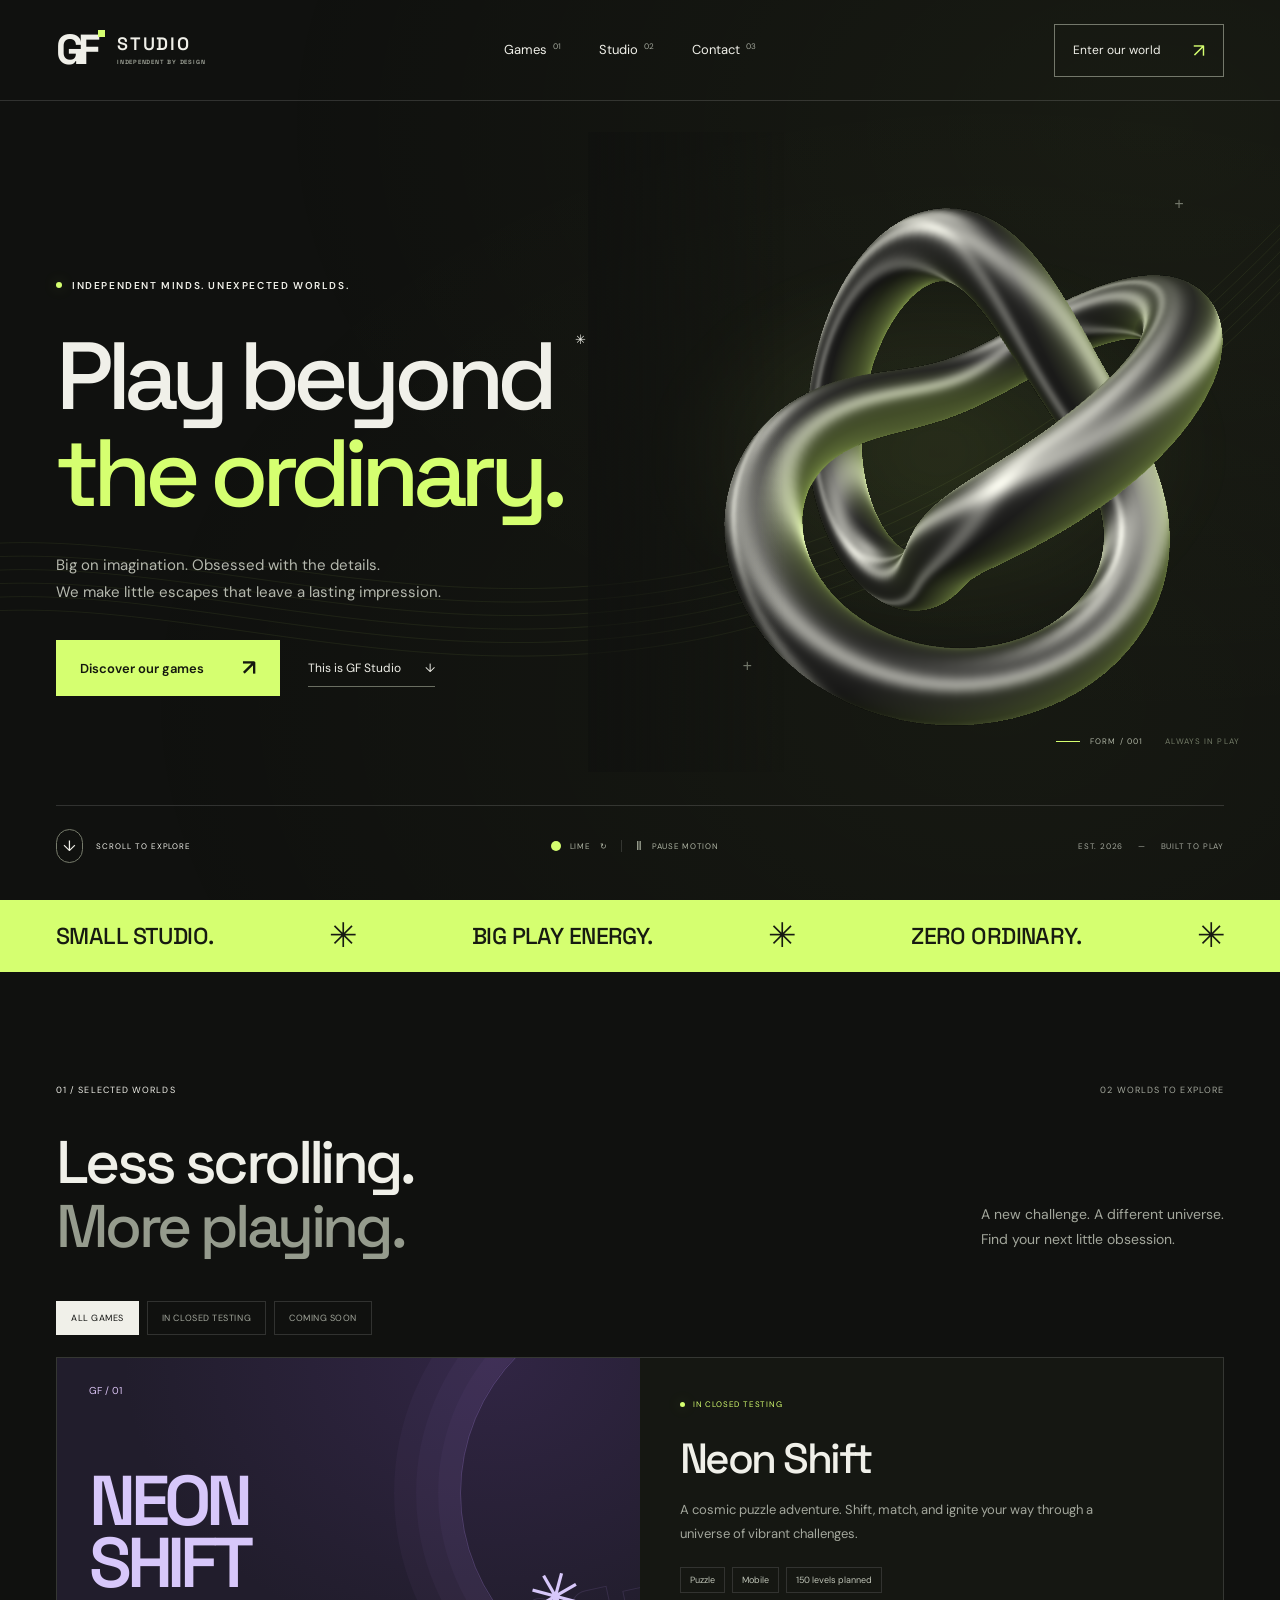
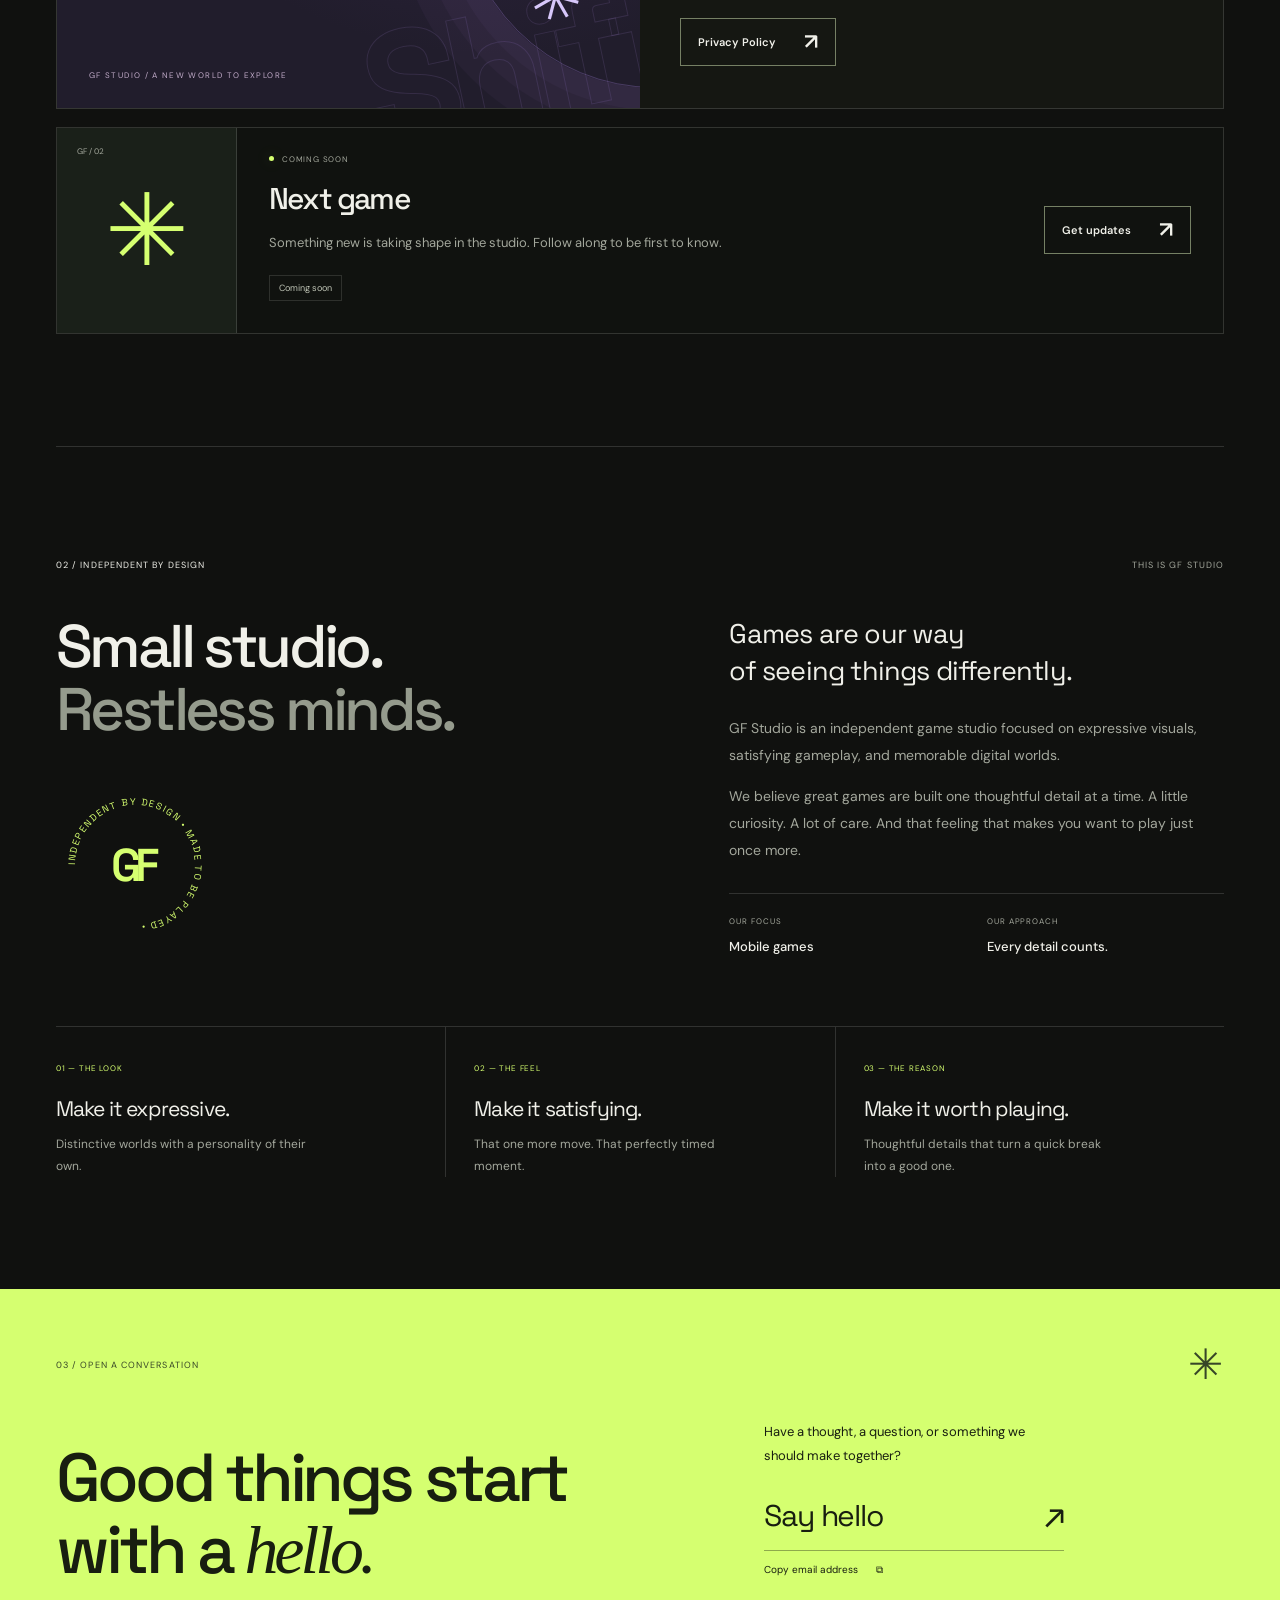
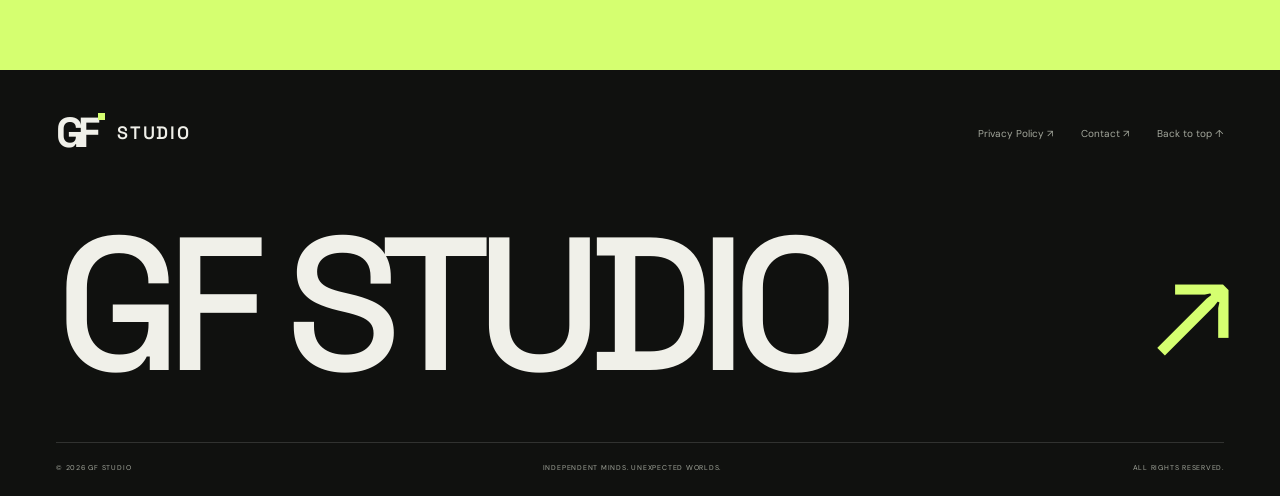
<file: index.html>
<!doctype html>
<html lang="en">
<head>
<meta charset="utf-8">
<meta name="viewport" content="width=device-width,initial-scale=1">
<title>GF Studio — Play beyond the ordinary</title>
<meta name="description" content="Independent minds. Unexpected worlds. Discover Neon Shift and what comes next at GF Studio, an independent game studio.">
<meta name="theme-color" content="#10110f">
<link rel="canonical" href="https://gfgames6.github.io/">
<link rel="icon" href="favicon.svg" type="image/svg+xml">
<meta property="og:type" content="website">
<meta property="og:site_name" content="GF Studio">
<meta property="og:title" content="GF Studio — Play beyond the ordinary">
<meta property="og:description" content="Independent minds. Unexpected worlds. Explore our games.">
<meta property="og:url" content="https://gfgames6.github.io/">
<meta property="og:image" content="https://gfgames6.github.io/og-image.png">
<meta property="og:image:width" content="1200">
<meta property="og:image:height" content="630">
<meta name="twitter:card" content="summary_large_image">
<script type="application/ld+json">{"@context":"https://schema.org","@type":"Organization","name":"GF Studio","url":"https://gfgames6.github.io/","logo":"https://gfgames6.github.io/og-image.png","foundingDate":"2026"}</script>
<link rel="preconnect" href="https://fonts.googleapis.com">
<link rel="preconnect" href="https://fonts.gstatic.com" crossorigin>
<link rel="stylesheet" href="https://fonts.googleapis.com/css2?family=DM+Sans:wght@400;500;600;700&family=Space+Grotesk:wght@400;500;600;700&display=swap">
<link rel="stylesheet" href="styles.css">
<script src="games.js" defer></script>
<script src="script.js" defer></script>
<script src="sculpture.js" defer></script>
</head>
<body data-palette="lime">
<a class="skip" href="#main">Skip to content</a>
<div class="atmosphere" aria-hidden="true"><div class="atmosphere-light"></div><svg viewBox="0 0 1600 1000" preserveAspectRatio="xMidYMid slice"><g fill="none" stroke="currentColor" stroke-width=".6"><path d="M-300 800C200 200 800 1300 1800-100"/><path d="M-300 815C200 215 800 1315 1800-85"/><path d="M-300 830C200 230 800 1330 1800-70"/><path d="M-300 845C200 245 800 1345 1800-55"/><path d="M-300 860C200 260 800 1360 1800-40"/><path d="M-300 875C200 275 800 1375 1800-25"/></g></svg></div>
<div class="progress" aria-hidden="true"></div>
<header class="site-header">
  <div class="topbar wrap">
    <a class="brand" href="#home" aria-label="GF Studio home"><span class="brand-mark">GF<span class="brand-square"></span></span><span class="brand-name">STUDIO<span>INDEPENDENT BY DESIGN</span></span></a>
    <nav id="nav" aria-label="Main navigation"><a href="#games">Games <span>01</span></a><a href="#about">Studio <span>02</span></a><a href="#contact">Contact <span>03</span></a></nav>
    <a class="nav-cta" href="#games">Enter our world <span aria-hidden="true">↗</span></a>
    <button class="menu-toggle" type="button" aria-expanded="false" aria-controls="nav" aria-label="Open menu"><i></i><i></i></button>
  </div>
</header>
<main id="main">
<section class="hero wrap" id="home">
  <div class="hero-copy">
    <div class="eyebrow" data-reveal><span class="live-dot"></span> INDEPENDENT MINDS. UNEXPECTED WORLDS.</div>
    <h1 data-reveal>Play beyond<br><em>the ordinary.</em><span class="title-period" aria-hidden="true">✳</span></h1>
    <p class="intro" data-reveal>Big on imagination. Obsessed with the details.<br>We make little escapes that leave a lasting impression.</p>
    <div class="hero-actions" data-reveal><a class="btn primary" href="#games">Discover our games <span aria-hidden="true">↗</span></a><a class="text-link" href="#about">This is GF Studio <span aria-hidden="true">↓</span></a></div>
  </div>
  <div class="hero-visual" aria-hidden="true">
    <div class="sculpture-halo"></div>
    <svg class="sculpture-fallback" viewBox="0 0 600 600"><defs><linearGradient id="metal" x1="0" y1="0" x2="1" y2="1"><stop stop-color="#e7ebd7"/><stop offset=".24" stop-color="#464a40"/><stop offset=".48" stop-color="#b6d97a"/><stop offset=".68" stop-color="#272d24"/><stop offset="1" stop-color="#defda7"/></linearGradient></defs><g fill="none" stroke="url(#metal)" stroke-width="44"><ellipse cx="300" cy="300" rx="195" ry="100" transform="rotate(-40 300 300)"/><ellipse cx="300" cy="300" rx="195" ry="100" transform="rotate(55 300 300)"/></g></svg>
    <canvas id="sculpture"></canvas><div class="visual-cross cross-top">+</div><div class="visual-cross cross-bottom">+</div>
    <div class="object-caption"><span class="caption-line"></span> FORM / 001 <span>ALWAYS IN PLAY</span></div>
  </div>
  <div class="hero-bottom">
    <a class="scroll-cue" href="#games"><span class="scroll-icon" aria-hidden="true">↓</span> SCROLL TO EXPLORE</a>
    <div class="scene-controls" aria-label="Background controls"><button id="palette-toggle" type="button" aria-label="Change atmosphere. Current: Lime"><span class="palette-swatch" aria-hidden="true"></span><span id="palette-label">LIME</span><span aria-hidden="true">↻</span></button><span class="control-divider"></span><button id="motion-toggle" type="button" aria-pressed="false" aria-label="Pause background animation"><span id="motion-icon" aria-hidden="true">Ⅱ</span><span id="motion-label">PAUSE MOTION</span></button></div>
    <span class="hero-edition">EST. 2026 <span>—</span> BUILT TO PLAY</span>
  </div>
</section>
<div class="studio-strip"><div class="wrap"><span>SMALL STUDIO.</span><span class="strip-star" aria-hidden="true">✳</span><span>BIG PLAY ENERGY.</span><span class="strip-star" aria-hidden="true">✳</span><span>ZERO ORDINARY.</span><span class="strip-star" aria-hidden="true">✳</span></div></div>
<section class="games section wrap" id="games">
  <div class="section-label" data-reveal><span>01 / SELECTED WORLDS</span><span id="catalog-count" aria-live="polite">THE GAME COLLECTION</span></div>
  <div class="section-head"><h2 data-reveal>Less scrolling.<br><em>More playing.</em></h2><p data-reveal>A new challenge. A different universe.<br>Find your next little obsession.</p></div>
  <div class="filters" id="filters" role="group" aria-label="Filter games by status"></div>
  <div class="game-grid" id="game-grid"></div>
  <p class="catalog-empty" id="catalog-empty" hidden>No games in this category yet.</p>
  <noscript><div class="noscript-games"><h3>Neon Shift · In closed testing</h3><p>A cosmic puzzle adventure. Shift, match, and ignite your way through a universe of vibrant challenges.</p><a href="https://gfgames6.github.io/-neon-shift-privacy/">Neon Shift privacy policy ↗</a><h3>Next game · Coming soon</h3><p>Something new is taking shape in the studio.</p></div></noscript>
</section>
<section class="about section wrap" id="about">
  <div class="section-label" data-reveal><span>02 / INDEPENDENT BY DESIGN</span><span>THIS IS GF STUDIO</span></div>
  <div class="about-layout"><div class="about-heading"><h2 data-reveal>Small studio.<br><em>Restless minds.</em></h2><div class="studio-seal" aria-hidden="true"><span>GF</span><svg viewBox="0 0 200 200"><defs><path id="seal-circle" d="M100,100m-76,0a76,76 0 1,1 152,0a76,76 0 1,1 -152,0"/></defs><text><textPath href="#seal-circle">INDEPENDENT BY DESIGN • MADE TO BE PLAYED • </textPath></text></svg></div></div>
  <div class="about-copy" data-reveal><p class="lead">Games are our way<br>of seeing things differently.</p><p>GF Studio is an independent game studio focused on expressive visuals, satisfying gameplay, and memorable digital worlds.</p><p>We believe great games are built one thoughtful detail at a time. A little curiosity. A lot of care. And that feeling that makes you want to play just once more.</p><div class="studio-details"><div><span>OUR FOCUS</span><strong>Mobile games</strong></div><div><span>OUR APPROACH</span><strong>Every detail counts.</strong></div></div></div></div>
  <div class="principles"><article data-reveal><span>01 — THE LOOK</span><h3>Make it expressive.</h3><p>Distinctive worlds with a personality of their own.</p></article><article data-reveal><span>02 — THE FEEL</span><h3>Make it satisfying.</h3><p>That one more move. That perfectly timed moment.</p></article><article data-reveal><span>03 — THE REASON</span><h3>Make it worth playing.</h3><p>Thoughtful details that turn a quick break into a good one.</p></article></div>
</section>
<section class="contact" id="contact"><div class="wrap">
  <div class="section-label" data-reveal><span>03 / OPEN A CONVERSATION</span><span class="contact-star" aria-hidden="true">✳</span></div>
  <div class="contact-layout"><h2 data-reveal>Good things start<br>with a <em>hello.</em></h2><div class="contact-copy" data-reveal><p>Have a thought, a question, or something we should make together?</p><a class="contact-email" id="contact-link" href="mailto:gurzauflorin50@gmail.com">Say hello <span aria-hidden="true">↗</span></a><button id="copy-mail" class="copy-mail" type="button">Copy email address <span aria-hidden="true">⧉</span></button><p class="toast" id="toast" role="status" aria-live="polite"></p></div></div>
</div></section>
</main>
<footer class="wrap"><div class="footer-top"><a class="brand" href="#home" aria-label="GF Studio home"><span class="brand-mark">GF<span class="brand-square"></span></span><span class="brand-name">STUDIO</span></a><div><a href="https://gfgames6.github.io/-neon-shift-privacy/">Privacy Policy ↗</a><a href="#contact">Contact ↗</a><a href="#home">Back to top ↑</a></div></div><div class="footer-wordmark" aria-hidden="true">GF STUDIO<span>↗</span></div><div class="footer-bottom"><span>© <span id="year">2026</span> GF STUDIO</span><span>INDEPENDENT MINDS. UNEXPECTED WORLDS.</span><span>ALL RIGHTS RESERVED.</span></div></footer>
</body>
</html>
</file>
<file: styles.css>
/* GF Studio / Beyond — buildless, responsive, no framework */
:root{--bg:#10110f;--surface:#181a17;--text:#f0f0e9;--muted:#a3a79c;--accent:#d5ff70;--accent-rgb:213,255,112;--line:#ffffff24;--font:'Space Grotesk','Arial',sans-serif;--body:'DM Sans','Arial',sans-serif}
*{box-sizing:border-box}html{scroll-behavior:smooth;scroll-padding-top:105px}body{margin:0;background:var(--bg);color:var(--text);font-family:var(--body);-webkit-font-smoothing:antialiased;overflow-x:clip}body[data-palette="lilac"]{--accent:#c6adff;--accent-rgb:198,173,255}body[data-palette="ice"]{--accent:#92e8ee;--accent-rgb:146,232,238}a{color:inherit;text-decoration:none}button{font:inherit;color:inherit;cursor:pointer}button,a{-webkit-tap-highlight-color:transparent}button:disabled{cursor:default}button{border-radius:0}::selection{background:var(--accent);color:var(--bg)}:focus-visible{outline:2px solid var(--accent);outline-offset:6px}.contact :focus-visible{outline-color:var(--bg)}[hidden]{display:none!important}.wrap{width:min(1320px,calc(100% - 112px));margin-inline:auto}.skip{position:fixed;z-index:100;top:12px;left:16px;padding:15px;background:var(--accent);color:var(--bg);transform:translateY(-150%)}.skip:focus{transform:none}.atmosphere{position:fixed;inset:0;z-index:-1;pointer-events:none;overflow:hidden;background:radial-gradient(ellipse at 90% 14%,rgba(var(--accent-rgb),.045),transparent 55%)}.atmosphere svg{position:absolute;width:100%;height:100%;color:var(--accent);opacity:.12;animation:drift 24s ease-in-out infinite alternate}.atmosphere-light{position:absolute;inset:-20%;background:radial-gradient(ellipse at 70% 70%,rgba(var(--accent-rgb),.035),transparent 50%);animation:drift 18s ease-in-out infinite alternate-reverse}.progress{position:fixed;top:0;left:0;z-index:60;width:100%;height:2px;background:var(--accent);transform:scaleX(0);transform-origin:left}
/* Navigation */
.site-header{position:fixed;inset:0 0 auto;z-index:30;border-bottom:1px solid var(--line)}.site-header.scrolled{background:#10110fee;backdrop-filter:blur(18px)}.site-header.scrolled .topbar{height:78px}.topbar{transition:height .25s;height:100px;display:flex;align-items:center;justify-content:space-between;gap:32px}.brand{display:inline-flex;gap:15px;align-items:center;flex-shrink:0}.brand-mark{font-family:var(--font);font-size:42px;font-weight:700;line-height:1;letter-spacing:-6px;position:relative;padding-right:8px}.brand-square{position:absolute;right:-3px;top:1px;width:7px;height:7px;background:var(--accent)}.brand-name{font-family:var(--font);font-size:18px;letter-spacing:.1em;line-height:1.15;font-weight:600}.brand-name>span{display:block;font-size:6px;letter-spacing:.13em;margin-top:5px;color:var(--muted)}nav{display:flex;gap:38px}nav a{font-size:13px;position:relative;padding:12px 0}nav a span{font-size:8px;vertical-align:super;margin-left:3px;color:var(--muted)}nav a:after{position:absolute;content:'';bottom:4px;left:0;width:100%;height:1px;background:var(--accent);transform:scaleX(0);transform-origin:left;transition:transform .25s}nav a:hover:after,nav a.active:after{transform:scaleX(1)}.nav-cta{display:flex;gap:32px;align-items:center;border:1px solid #74786b;padding:13px 18px;font-size:12px;transition:background .2s,color .2s}.nav-cta span{font-size:19px;color:var(--accent)}.nav-cta:hover{background:var(--accent);color:var(--bg)}.nav-cta:hover span{color:inherit}.menu-toggle{display:none;background:none;border:1px solid var(--line);width:44px;height:44px;position:relative}.menu-toggle i{position:absolute;width:18px;height:1px;background:var(--text);left:12px;top:17px;transition:transform .2s}.menu-toggle i+i{top:24px}.menu-toggle[aria-expanded="true"] i:first-child{transform:translateY(3.5px) rotate(45deg)}.menu-toggle[aria-expanded="true"] i:last-child{transform:translateY(-3.5px) rotate(-45deg)}
/* Intro / kinetic sculpture */
.hero{position:relative;min-height:850px;height:min(960px,100svh);padding-top:205px;display:flex;flex-direction:column;justify-content:center}.hero-copy{position:relative;z-index:2;pointer-events:none;padding-bottom:130px}.hero-copy a{pointer-events:auto}.eyebrow{font:10px var(--body);font-weight:600;letter-spacing:.16em;display:flex;align-items:center;gap:10px;margin-bottom:36px}.live-dot{width:6px;height:6px;border-radius:100%;background:var(--accent);display:inline-block;box-shadow:0 0 14px rgba(var(--accent-rgb),.25);flex-shrink:0}h1,h2,h3,p{margin:0}h1{font-family:var(--font);font-size:clamp(76px,7.45vw,116px);font-weight:500;line-height:1.02;letter-spacing:-.075em;position:relative;width:max-content;max-width:100%}h1 em{font-style:normal;color:var(--accent)}.title-period{font-size:13px;position:absolute;top:5px;right:-25px;font-weight:400;letter-spacing:0}.intro{font-size:15px;line-height:1.8;color:#b5b8ae;margin-top:30px}.hero-actions{display:flex;align-items:center;gap:28px;margin-top:34px}.btn{min-height:54px;display:inline-flex;align-items:center;justify-content:space-between;gap:38px;font-size:13px;font-weight:600;padding:16px 23px;border:1px solid transparent;transition:background .2s,transform .2s,color .2s}.btn.primary{background:var(--accent);color:#14180e}.btn span{font-size:22px;line-height:1;transition:transform .2s}.btn:hover span{transform:translate(3px,-3px)}.btn:hover{transform:translateY(-2px)}.btn.ghost{border-color:var(--line);color:var(--text)}.btn.ghost:hover{border-color:var(--accent)}.text-link{font-size:12px;border-bottom:1px solid #6a6e62;padding:10px 0;display:inline-flex;gap:24px;align-items:center}.text-link:hover{color:var(--accent)}.hero-visual{position:absolute;right:-65px;top:132px;bottom:128px;width:60%;pointer-events:none;isolation:isolate}.hero-visual:after{content:'';position:absolute;inset:0;background:linear-gradient(90deg,var(--bg),transparent 28%);z-index:1;opacity:.7}.sculpture-halo{position:absolute;inset:16% 5%;background:radial-gradient(ellipse,rgba(var(--accent-rgb),.09),transparent 64%);filter:blur(20px)}#sculpture,.sculpture-fallback{position:absolute;width:100%;height:100%;inset:0}.hero-visual.is-rendered .sculpture-fallback{display:none}.visual-cross{position:absolute;z-index:2;color:#72776a;font:16px monospace}.cross-top{top:10%;right:15%}.cross-bottom{bottom:15%;left:22%}.object-caption{position:absolute;right:7%;bottom:4%;font-size:8px;letter-spacing:.14em;z-index:2;display:flex;align-items:center;gap:10px;color:#afb5a5}.object-caption>span:last-child{margin-left:12px;color:#737b67}.caption-line{width:24px;height:1px;background:var(--accent)}.hero-bottom{position:absolute;bottom:36px;left:0;right:0;display:flex;align-items:center;justify-content:space-between;gap:24px;border-top:1px solid var(--line);padding-top:22px}.scroll-cue{display:flex;align-items:center;gap:13px;font-size:8px;letter-spacing:.12em}.scroll-icon{width:27px;height:34px;border:1px solid #777c6c;border-radius:18px;display:grid;place-items:center;font-size:15px;transition:transform .2s}.scroll-cue:hover .scroll-icon{transform:translateY(4px);border-color:var(--accent)}.scene-controls{display:flex;gap:14px;align-items:center}.scene-controls button{border:0;background:none;padding:10px 0;font-size:8px;letter-spacing:.09em;display:flex;align-items:center;gap:9px;color:#b0b6a5}.scene-controls button:hover{color:var(--text)}.palette-swatch{width:10px;height:10px;background:var(--accent);border-radius:50%}.control-divider{height:12px;width:1px;background:var(--line)}#motion-icon{font-size:12px}.hero-edition{font-size:8px;letter-spacing:.1em;color:var(--muted)}.hero-edition span{margin:0 12px}.studio-strip{background:var(--accent);color:#171a11;padding:21px 0;overflow:hidden}.studio-strip .wrap{display:flex;align-items:center;justify-content:space-between;gap:22px;font-family:var(--font);font-size:clamp(15px,1.8vw,26px);letter-spacing:-.025em;font-weight:500;white-space:nowrap}.strip-star{font-size:34px;line-height:.8;animation:turn 22s linear infinite}
/* Games */
.section{padding-top:112px;padding-bottom:112px}.section-label{font-size:9px;letter-spacing:.12em;display:flex;justify-content:space-between;gap:24px;color:var(--muted);align-items:center}.section-label>span:first-child{color:var(--text)}.section-head{display:flex;align-items:flex-end;justify-content:space-between;gap:36px;margin-top:35px;margin-bottom:42px}h2{font-family:var(--font);font-size:clamp(44px,4.7vw,72px);letter-spacing:-.06em;line-height:1.06;font-weight:500}h2 em{font-style:normal;color:#959b8d}.section-head>p{font-size:14px;line-height:1.8;color:var(--muted);padding-bottom:6px}.filters{display:flex;flex-wrap:wrap;gap:8px;margin-bottom:22px}.fchip{padding:10px 14px;font-size:9px;letter-spacing:.06em;background:transparent;border:1px solid var(--line);color:var(--muted);transition:background .2s,color .2s}.fchip[aria-pressed="true"]{color:var(--bg);background:var(--text);border-color:var(--text)}.fchip:hover{border-color:var(--accent)}.game-grid{display:grid;gap:18px}.gcard{position:relative;display:grid;grid-template-columns:1fr 1fr;border:1px solid var(--line);background:rgba(22,24,20,.94);overflow:hidden;transition:border-color .3s}.gcard:hover{border-color:#828c72}.gcard-art{position:relative;min-height:350px;overflow:hidden;isolation:isolate;background:#201e2a;display:flex;align-items:center;justify-content:center}.gcard-art>img{width:100%;height:100%;position:absolute;object-fit:cover;transition:transform .7s}.gcard:hover .gcard-art>img{transform:scale(1.04)}.game-poster{position:absolute;inset:0;background:radial-gradient(ellipse at 75% 0%,#50357355,transparent 60%),#211d2c;overflow:hidden;padding:32px;display:flex;flex-direction:column;justify-content:center}.poster-title{color:#d7c7fa;font:600 clamp(40px,5.5vw,82px)/.87 var(--font);letter-spacing:-.075em;max-width:84%;position:relative;z-index:2;text-transform:uppercase}.poster-title span{display:block}.poster-outline{position:absolute;right:-30px;bottom:-28px;font:700 160px/.9 var(--font);letter-spacing:-.09em;color:transparent;-webkit-text-stroke:1px #ae8bdd25;transform:rotate(-12deg);white-space:nowrap}.poster-line{position:absolute;width:390px;height:390px;right:-210px;top:-60px;border:1px solid #b992fa42;border-radius:50%;box-shadow:0 0 0 22px #b992fa09,0 0 0 44px #b992fa09,0 0 0 66px #b992fa09;transition:transform 1s}.gcard:hover .poster-line{transform:translate(-25px,18px)}.poster-tag{position:absolute;bottom:28px;left:32px;color:#c1abc9;font-size:8px;letter-spacing:.17em}.game-number{position:absolute;top:26px;left:32px;font:10px var(--body);color:#dac3f3;z-index:2}.poster-spark{position:absolute;right:10%;bottom:22%;font-size:65px;line-height:1;color:#d7c7fa;transform:rotate(15deg);transition:transform .9s}.gcard:hover .poster-spark{transform:rotate(105deg)}.gcard-body{padding:40px;display:flex;flex-direction:column;align-items:flex-start;justify-content:center}.chip{display:inline-flex;gap:8px;align-items:center;font-size:8px;letter-spacing:.1em;color:var(--accent);margin-bottom:26px}.chip .live-dot{width:5px;height:5px}.gcard h3{font:500 clamp(30px,3.3vw,48px)/1.1 var(--font);letter-spacing:-.06em}.gcard p{font-size:13px;line-height:1.85;color:var(--muted);margin-top:16px;max-width:440px}.tags{display:flex;flex-wrap:wrap;gap:7px;margin-top:21px}.tags span{border:1px solid #ffffff20;padding:6px 9px;font-size:9px;color:#c0c5b7}.gcard-actions{display:flex;flex-wrap:wrap;gap:10px;margin-top:25px}.gcard-actions .btn{font-size:11px;min-height:44px;padding:12px 17px;gap:28px}.gcard-actions .btn.primary{background:transparent;border-color:#758064;color:var(--text)}.gcard-actions .btn.primary:hover{background:var(--accent);color:var(--bg);border-color:var(--accent)}.gcard.is-soon{grid-template-columns:180px 1fr;background:rgba(17,19,16,.85)}.is-soon .gcard-art{min-height:205px;background:#1a2019;border-right:1px solid var(--line)}.soon-glyph{font:400 100px var(--font);color:var(--accent);transition:transform .7s}.is-soon:hover .soon-glyph{transform:rotate(90deg)}.is-soon .game-number{left:20px;top:18px;color:var(--muted);font-size:8px}.is-soon .gcard-body{padding:26px 32px;display:grid;grid-template-columns:1fr auto;column-gap:30px}.is-soon .chip{grid-column:1;margin-bottom:13px;color:var(--muted)}.is-soon h3{font-size:30px;grid-column:1}.is-soon p{grid-column:1;margin-top:10px;max-width:550px}.is-soon .tags{grid-column:1;margin-top:14px}.is-soon .gcard-actions{grid-column:2;grid-row:1/5;align-self:center;margin:0}.catalog-empty,.noscript-games{padding:35px;border:1px solid var(--line);line-height:1.8}.noscript-games h3{margin:20px 0 10px}.noscript-games a{text-decoration:underline}.theme-cyan .game-poster{background:#14282a}.theme-cyan .poster-title{color:#a2e6e9}.theme-pink .game-poster{background:#2b1b28}.theme-pink .poster-title{color:#f5b2dd}.theme-green .game-poster{background:#1b291c}.theme-green .poster-title{color:#b6e69f}.theme-amber .game-poster{background:#2b251a}.theme-amber .poster-title{color:#f2d18f}
/* Studio */
.about{border-top:1px solid var(--line)}.about-layout{display:grid;grid-template-columns:1.2fr 1fr;gap:80px;margin-top:44px}.studio-seal{width:158px;height:158px;position:relative;display:grid;place-items:center;margin-top:44px;color:var(--accent)}.studio-seal>span{font:600 46px var(--font);letter-spacing:-6px;transform:translateX(-3px)}.studio-seal svg{position:absolute;inset:0;width:100%;height:100%;animation:turn 42s linear infinite;fill:var(--accent);font:12px var(--font);letter-spacing:2.1px}.about-copy .lead{color:var(--text);font:400 27px/1.4 var(--font);letter-spacing:-.03em;margin-bottom:25px}.about-copy>p{font-size:14px;line-height:1.9;color:var(--muted);margin-bottom:15px}.studio-details{display:grid;grid-template-columns:1fr 1fr;gap:20px;margin-top:30px;padding-top:22px;border-top:1px solid var(--line)}.studio-details span{display:block;font-size:8px;color:var(--muted);letter-spacing:.12em;margin-bottom:9px}.studio-details strong{font-size:13px;font-weight:500}.principles{display:grid;grid-template-columns:repeat(3,1fr);margin-top:70px;border-top:1px solid var(--line)}.principles article{padding:28px 25px 0 0}.principles article+article{border-left:1px solid var(--line);padding-left:28px}.principles article>span{font-size:8px;letter-spacing:.1em;color:var(--accent)}.principles h3{font:400 21px var(--font);letter-spacing:-.04em;margin-top:19px}.principles p{font-size:12px;line-height:1.8;color:var(--muted);margin-top:12px;max-width:260px}
/* Contact & signature */
.contact{background:var(--accent);color:#181e10;padding:55px 0 62px}.contact .section-label,.contact .section-label>span:first-child{color:#374627}.contact-star{font-size:42px;line-height:1;animation:turn 24s linear infinite}.contact-layout{display:grid;grid-template-columns:1.4fr 1fr;gap:65px;align-items:center;margin-top:34px}.contact h2{font-size:clamp(44px,5.3vw,80px)}.contact h2 em{color:inherit;font-family:Georgia,serif;font-style:italic;font-weight:400}.contact-copy>p{font-size:13px;line-height:1.8;max-width:290px}.contact-email{font:400 30px var(--font);letter-spacing:-.04em;display:flex;align-items:center;justify-content:space-between;border-bottom:1px solid #181e1060;margin-top:25px;padding-bottom:12px;max-width:300px}.contact-email>span{font-size:36px;transition:transform .2s}.contact-email:hover>span{transform:translate(4px,-4px)}.copy-mail{background:none;border:0;padding:12px 0;font-size:10px;display:flex;gap:18px;align-items:center;text-align:left}.copy-mail:hover{text-decoration:underline}.contact-copy .toast{font-size:10px;min-height:18px;margin-top:2px;overflow-wrap:anywhere}footer{padding-top:42px;padding-bottom:24px}.footer-top{display:flex;justify-content:space-between;gap:30px;align-items:center}.footer-top>div{display:flex;gap:28px}.footer-top>div a{font-size:10px;color:var(--muted)}.footer-top>div a:hover{color:var(--accent)}.footer-wordmark{font:500 clamp(75px,14.8vw,220px)/1 var(--font);letter-spacing:-.08em;display:flex;align-items:center;justify-content:space-between;margin-top:56px;margin-bottom:42px;white-space:nowrap}.footer-wordmark>span{color:var(--accent);font-size:.75em;font-weight:400}.footer-bottom{border-top:1px solid var(--line);padding-top:20px;font-size:7px;letter-spacing:.11em;color:var(--muted);display:flex;gap:15px;justify-content:space-between}.reveal-ready [data-reveal]{opacity:0;transform:translateY(20px);transition:opacity .75s ease,transform .75s cubic-bezier(.2,.65,.3,1);transition-delay:var(--d,0s)}.reveal-ready [data-reveal].in{opacity:1;transform:none}
@keyframes turn{to{transform:rotate(360deg)}}@keyframes drift{to{transform:translate3d(-2%,2%,0) rotate(3deg)}}body[data-motion="off"] *,body[data-motion="off"] *:before,body[data-motion="off"] *:after{animation-play-state:paused!important}body[data-motion="off"]{scroll-behavior:auto}body[data-motion="off"] [data-reveal]{transition-duration:.01ms}html:has(body[data-motion="off"]){scroll-behavior:auto}
@media(min-width:1600px){.hero-visual{right:-25px;width:58%}.hero-copy{padding-bottom:130px}}
@media(max-width:1100px){.wrap{width:calc(100% - 72px)}.hero{min-height:790px;padding-top:180px}.hero-visual{right:-36px;width:62%;top:145px;bottom:140px}h1{font-size:8vw}.eyebrow{font-size:8px}.hero-edition{display:none}.section{padding-block:85px}.gcard-body{padding:30px}.about-layout{gap:40px}.contact-layout{gap:40px}.poster-title{font-size:65px}.nav-cta{gap:20px}nav{gap:25px}.brand-name>span{display:none}}
@media(max-width:760px){html{scroll-padding-top:100px}.wrap{width:calc(100% - 40px)}.topbar{height:78px;gap:15px}.brand-mark{font-size:35px}.brand-name{font-size:14px}.brand{gap:12px}.nav-cta{margin-left:auto;font-size:10px;padding:10px 12px;gap:13px}.menu-toggle{display:block;flex-shrink:0}nav{display:none;position:absolute;top:78px;left:0;right:0;padding:18px 24px 24px;background:#171a15;border-bottom:1px solid var(--line);flex-direction:column;gap:4px}nav.open{display:flex}nav a{padding:14px 0;font-size:16px}.hero{height:auto;min-height:930px;padding-top:133px;justify-content:flex-start}.hero-copy{padding-bottom:0}.eyebrow{font-size:7px;letter-spacing:.08em;gap:7px;margin-bottom:25px}h1{font-size:clamp(51px,9.7vw,74px);line-height:1.05;letter-spacing:-.07em}.title-period{font-size:9px;right:-15px}.intro{font-size:13px;margin-top:22px}.intro br{display:none}.hero-actions{gap:23px;margin-top:24px}.btn{padding:14px 17px;min-height:49px;gap:22px;font-size:11px}.text-link{font-size:10px;gap:16px}.hero-visual{top:370px;bottom:100px;left:-20px;right:-20px;width:calc(100% + 40px)}.hero-visual:after{display:none}.object-caption{right:7%;bottom:7%}.cross-top{top:15%;right:10%}.cross-bottom{left:12%;bottom:16%}.hero-bottom{bottom:23px;padding-top:20px;gap:12px}.scroll-cue{font-size:7px;letter-spacing:.05em;gap:9px}.scene-controls{gap:10px}.scene-controls button{font-size:7px;gap:6px}.hero-bottom .scroll-icon{width:23px;height:30px}.studio-strip{padding:18px 0}.studio-strip .wrap{font-size:16px;width:max-content;gap:28px;transform:translateX(-8px)}.strip-star{font-size:25px}.section{padding-block:66px}.section-label{font-size:7px;letter-spacing:.06em}.section-head{display:block;margin-top:29px;margin-bottom:28px}h2{font-size:43px}.section-head>p{font-size:12px;margin-top:20px}.fchip{font-size:8px;padding:10px 11px}.gcard{grid-template-columns:1fr}.gcard-art{min-height:300px}.poster-title{font-size:75px}.gcard-body{padding:28px}.chip{margin-bottom:18px}.gcard h3{font-size:35px}.gcard p{font-size:12px}.gcard.is-soon{grid-template-columns:95px 1fr}.is-soon .gcard-art{min-height:100%}.soon-glyph{font-size:63px}.is-soon .game-number{left:15px;font-size:7px}.is-soon .gcard-body{display:flex;padding:24px;align-items:flex-start}.is-soon h3{font-size:27px}.is-soon .gcard-actions{margin-top:20px;align-self:auto}.is-soon .tags{margin-top:15px}.about-layout{grid-template-columns:1fr;gap:28px;margin-top:30px}.about-heading{position:relative}.studio-seal{display:none}.about-copy .lead{font-size:24px;margin-bottom:18px}.about-copy>p{font-size:13px}.studio-details{margin-top:26px}.principles{grid-template-columns:1fr;margin-top:36px}.principles article,.principles article+article{border-left:0;border-bottom:1px solid var(--line);padding:24px 0}.principles h3{margin-top:12px}.principles p{max-width:none;margin-top:7px}.contact{padding-block:38px 30px}.contact-layout{grid-template-columns:1fr;gap:28px;margin-top:24px}.contact h2{font-size:48px}.contact-copy>p{max-width:310px}.contact-email{max-width:none;font-size:30px;margin-top:18px}.contact-star{font-size:28px}.footer-top{align-items:flex-start}.footer-top>div{display:grid;gap:14px}.footer-wordmark{font-size:16vw;margin-top:42px;margin-bottom:28px}.footer-bottom{font-size:6px;flex-wrap:wrap;gap:12px}.footer-bottom>span:nth-child(2){order:3;width:100%}}
@media(max-width:380px){.nav-cta{display:none}.menu-toggle{margin-left:auto}.hero-actions{gap:15px}.hero-actions .btn{gap:14px;padding-inline:14px}.hero{min-height:905px}.hero-visual{top:395px}.hero-bottom{gap:7px}.scroll-cue{font-size:6px}.scene-controls button{font-size:6px}.is-soon .gcard-body{padding:20px}.is-soon .gcard-actions .btn{gap:12px}h2{font-size:38px}}
@media(prefers-reduced-motion:reduce){html{scroll-behavior:auto}*,*:before,*:after{animation:none!important;transition-duration:.01ms!important}.reveal-ready [data-reveal]{opacity:1;transform:none}}

body[data-palette="lilac"] .sculpture-fallback{filter:hue-rotate(160deg)}body[data-palette="ice"] .sculpture-fallback{filter:hue-rotate(80deg)}
</file>
